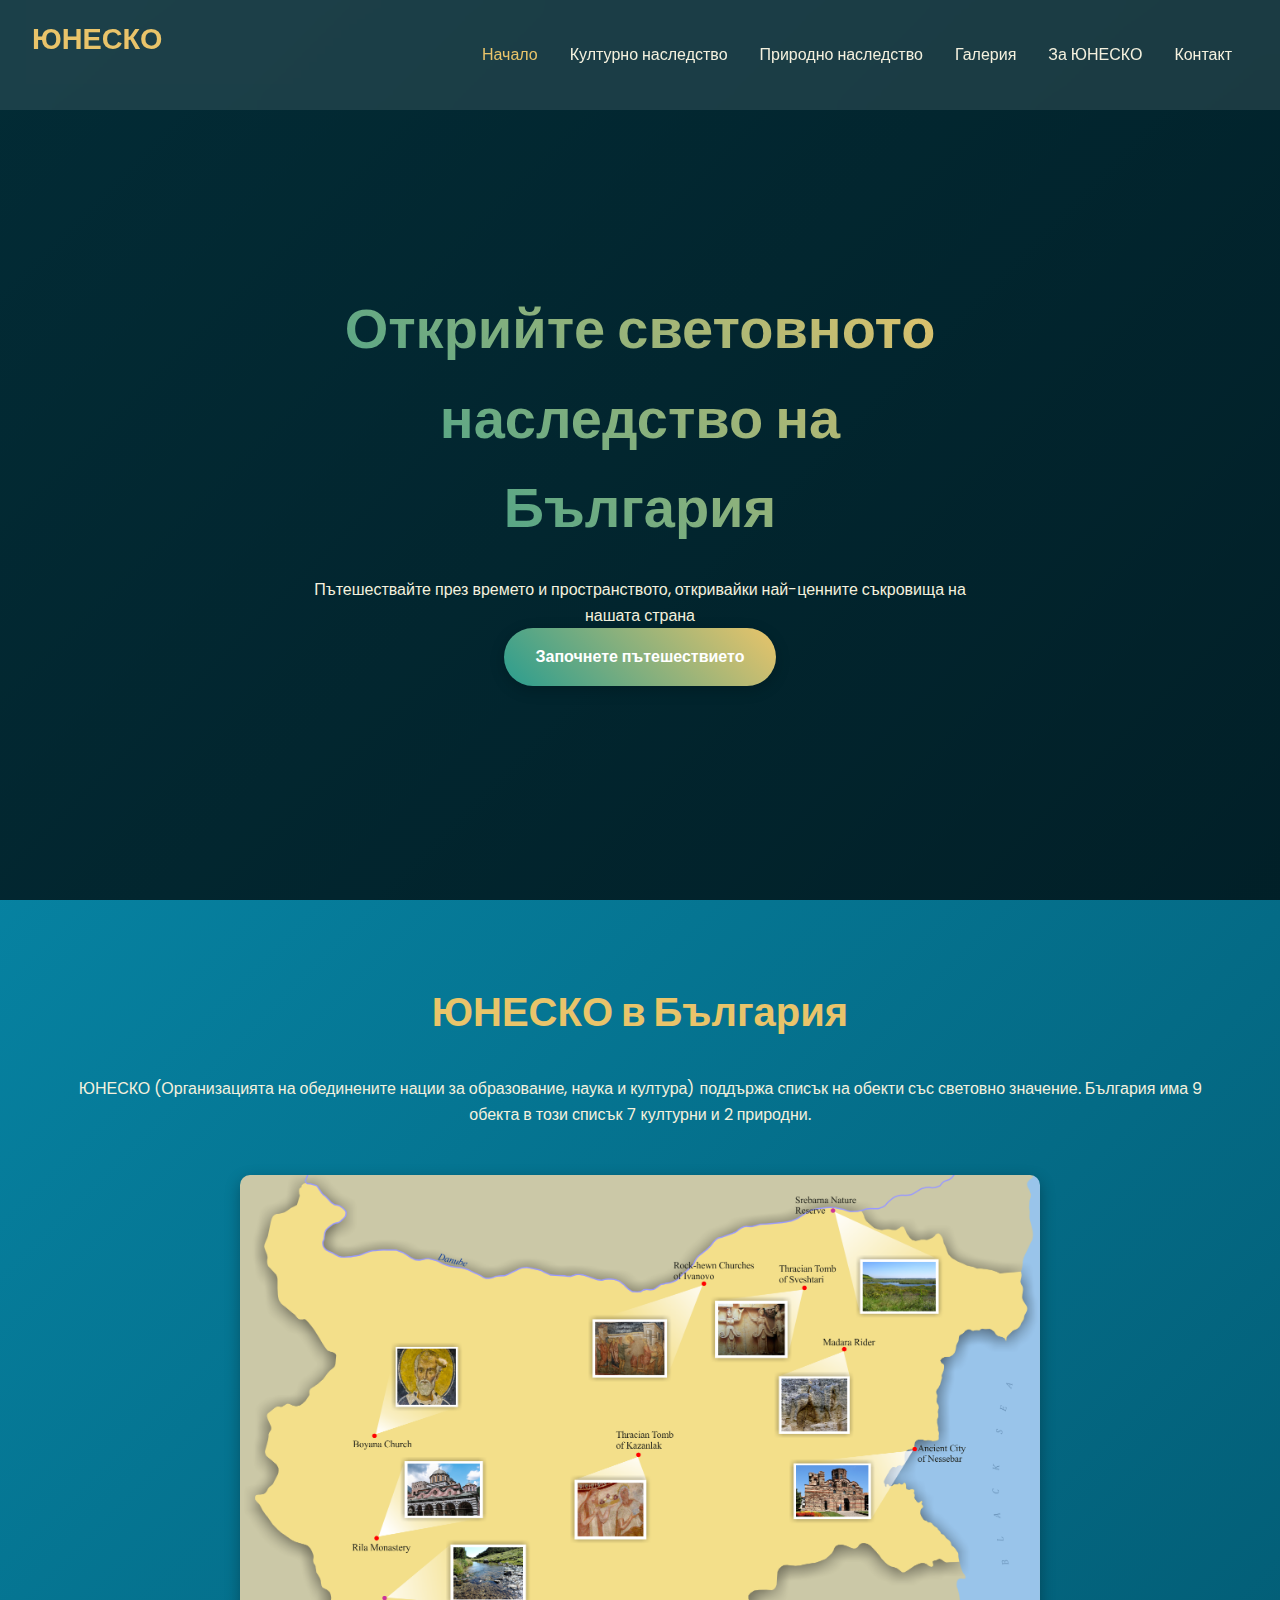
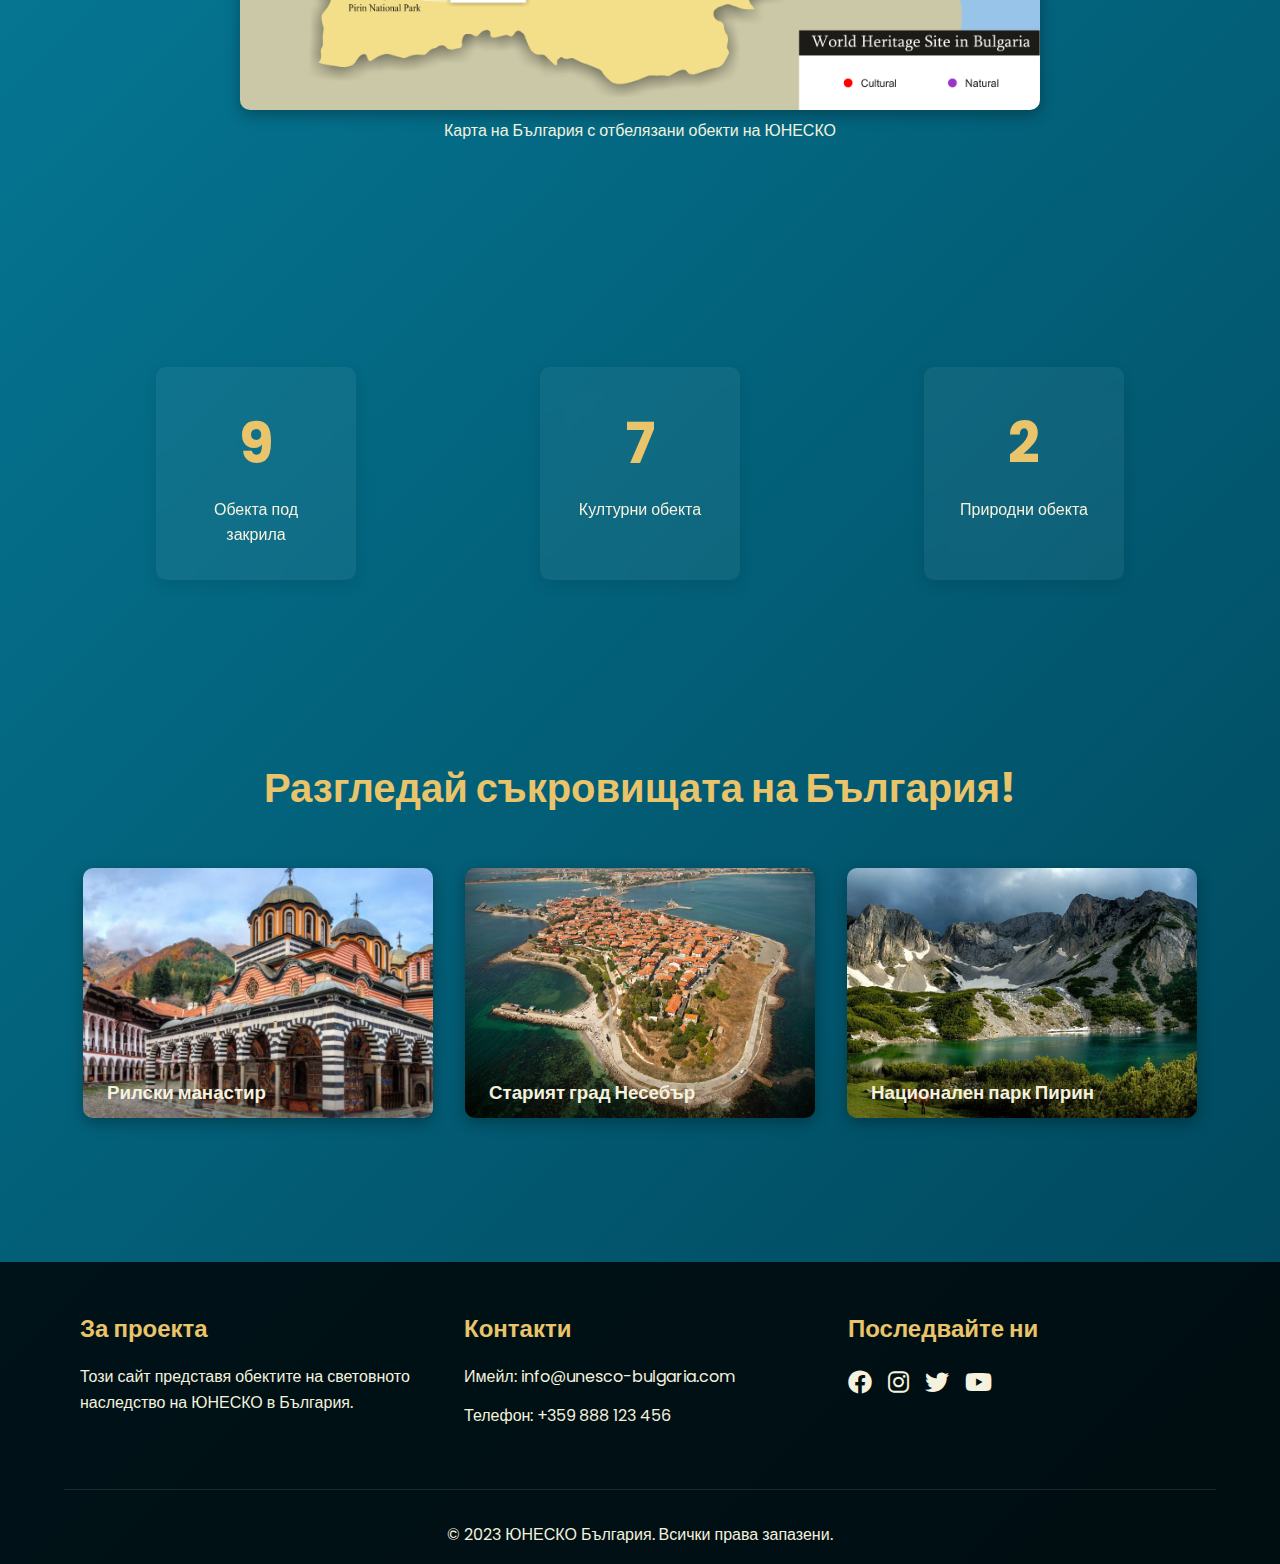
<file: index.html>
<!DOCTYPE html>
<html lang="bg">
<head>
    <meta charset="UTF-8">
    <meta name="viewport" content="width=device-width, initial-scale=1.0">
    <title>ЮНЕСКО България</title>
    <link rel="stylesheet" href="styles.css">
    <link href="https://fonts.googleapis.com/css2?family=Poppins:wght@300;400;500;600;700&display=swap" rel="stylesheet">
    <link rel="stylesheet" href="https://cdnjs.cloudflare.com/ajax/libs/font-awesome/6.0.0/css/all.min.css">
</head>
<body>
    <!-- Navigation first -->
    <nav class="glass-nav">
        <div class="logo">
            <h2>ЮНЕСКО</h2>
        </div>
        <ul class="nav-links">
            <li><a href="index.html" class="active">Начало</a></li>
            <li><a href="cultural-heritage.html">Културно наследство</a></li>
            <li><a href="natural-heritage.html">Природно наследство</a></li>
            <li><a href="gallery.html">Галерия</a></li>
            <li><a href="about-unesco.html">За ЮНЕСКО</a></li>
            <li><a href="contact.html">Контакт</a></li>
        </ul>
        <div class="burger">
            <div class="line1"></div>
            <div class="line2"></div>
            <div class="line3"></div>
        </div>
    </nav>

    <!-- Hero section after nav -->
    <div class="hero">
        <div class="hero-content">
            <h1>Открийте световното наследство на България</h1>
            <p>Пътешествайте през времето и пространството, откривайки най-ценните съкровища на нашата страна</p>
            <a href="cultural-heritage.html" class="cta-button">Започнете пътешествието</a>
        </div>
    </div>

    <section id="intro" class="section">
        <div class="container">
            <h2>ЮНЕСКО в България</h2>
            <p>ЮНЕСКО (Организацията на обединените нации за образование, наука и култура) поддържа списък на обекти със световно значение. България има 9 обекта в този списък 7 културни и 2 природни.</p>
            
            <div class="map-container">
                <img src="Images/Bulgaria_map.png" alt="Карта на България" class="map">
                <p>Карта на България с отбелязани обекти на ЮНЕСКО</p>
            </div>
        </div>
    </section>

    <section id="stats" class="section">
        <div class="container">
            <div class="stat-container">
                <div class="stat-item">
                    <span class="counter" data-target="9">9</span>
                    <p>Обекта под закрила</p>
                </div>
                <div class="stat-item">
                    <span class="counter" data-target="7">7</span>
                    <p>Културни обекта</p>
                </div>
                <div class="stat-item">
                    <span class="counter" data-target="2">2</span>
                    <p>Природни обекта</p>
                </div>
            </div>
        </div>
    </section>

    <section id="preview" class="section">
        <div class="container">
            <h2>Разгледай съкровищата на България!</h2>
            <div class="preview-cards">
                <div class="preview-card">
                    <img src="Images/rilski-manastir.webp" alt="Рилски манастир">
                    <div class="card-overlay">
                        <h3>Рилски манастир</h3>
                        <p>Най-големият манастир в България</p>
                        <a href="cultural-heritage.html" class="card-btn">Научи повече</a>
                    </div>
                </div>
                <div class="preview-card">
                    <img src="Images/Nesebar.jpg" alt="Несебър">
                    <div class="card-overlay">
                        <h3>Старият град Несебър</h3>
                        <p>Древен град с богата история</p>
                        <a href="cultural-heritage.html" class="card-btn">Научи повече</a>
                    </div>
                </div>
                <div class="preview-card">
                    <img src="Images/Pirin.jpg" alt="Пирин">
                    <div class="card-overlay">
                        <h3>Национален парк Пирин</h3>
                        <p>Впечатляваща природа и биоразнообразие</p>
                        <a href="natural-heritage.html" class="card-btn">Научи повече</a>
                    </div>
                </div>
            </div>
        </div>
    </section>

    <footer class="footer">
        <div class="container">
            <div class="footer-content">
                <div class="footer-section">
                    <h3>За проекта</h3>
                    <p>Този сайт представя обектите на световното наследство на ЮНЕСКО в България.</p>
                </div>
                <div class="footer-section">
                    <h3>Контакти</h3>
                    <p>Имейл: info@unesco-bulgaria.com</p>
                    <p>Телефон: +359 888 123 456</p>
                </div>
                <div class="footer-section">
                    <h3>Последвайте ни</h3>
                    <div class="social-icons">
                        <a href="#"><i class="fab fa-facebook"></i></a>
                        <a href="#"><i class="fab fa-instagram"></i></a>
                        <a href="#"><i class="fab fa-twitter"></i></a>
                        <a href="#"><i class="fab fa-youtube"></i></a>
                    </div>
                </div>
            </div>
            <div class="footer-bottom">
                <p>&copy; 2023 ЮНЕСКО България. Всички права запазени.</p>
            </div>
        </div>
    </footer>

    <script src="script.js"></script>
    <script>
        document.addEventListener('DOMContentLoaded', function() {
            // Burger menu functionality
            const burger = document.querySelector('.burger');
            const nav = document.querySelector('.nav-links');
            const navLinks = document.querySelectorAll('.nav-links li');

            burger.addEventListener('click', () => {
                // Toggle Nav
                nav.classList.toggle('nav-active');
                
                // Toggle Burger Animation
                burger.classList.toggle('toggle');
                
                // Animate Links
                navLinks.forEach((link, index) => {
                    if (link.style.animation) {
                        link.style.animation = '';
                    } else {
                        link.style.animation = `navLinkFade 0.5s ease forwards ${index / 7 + 0.3}s`;
                    }
                });
            });
        });
    </script>
</body>
</html>
</file>
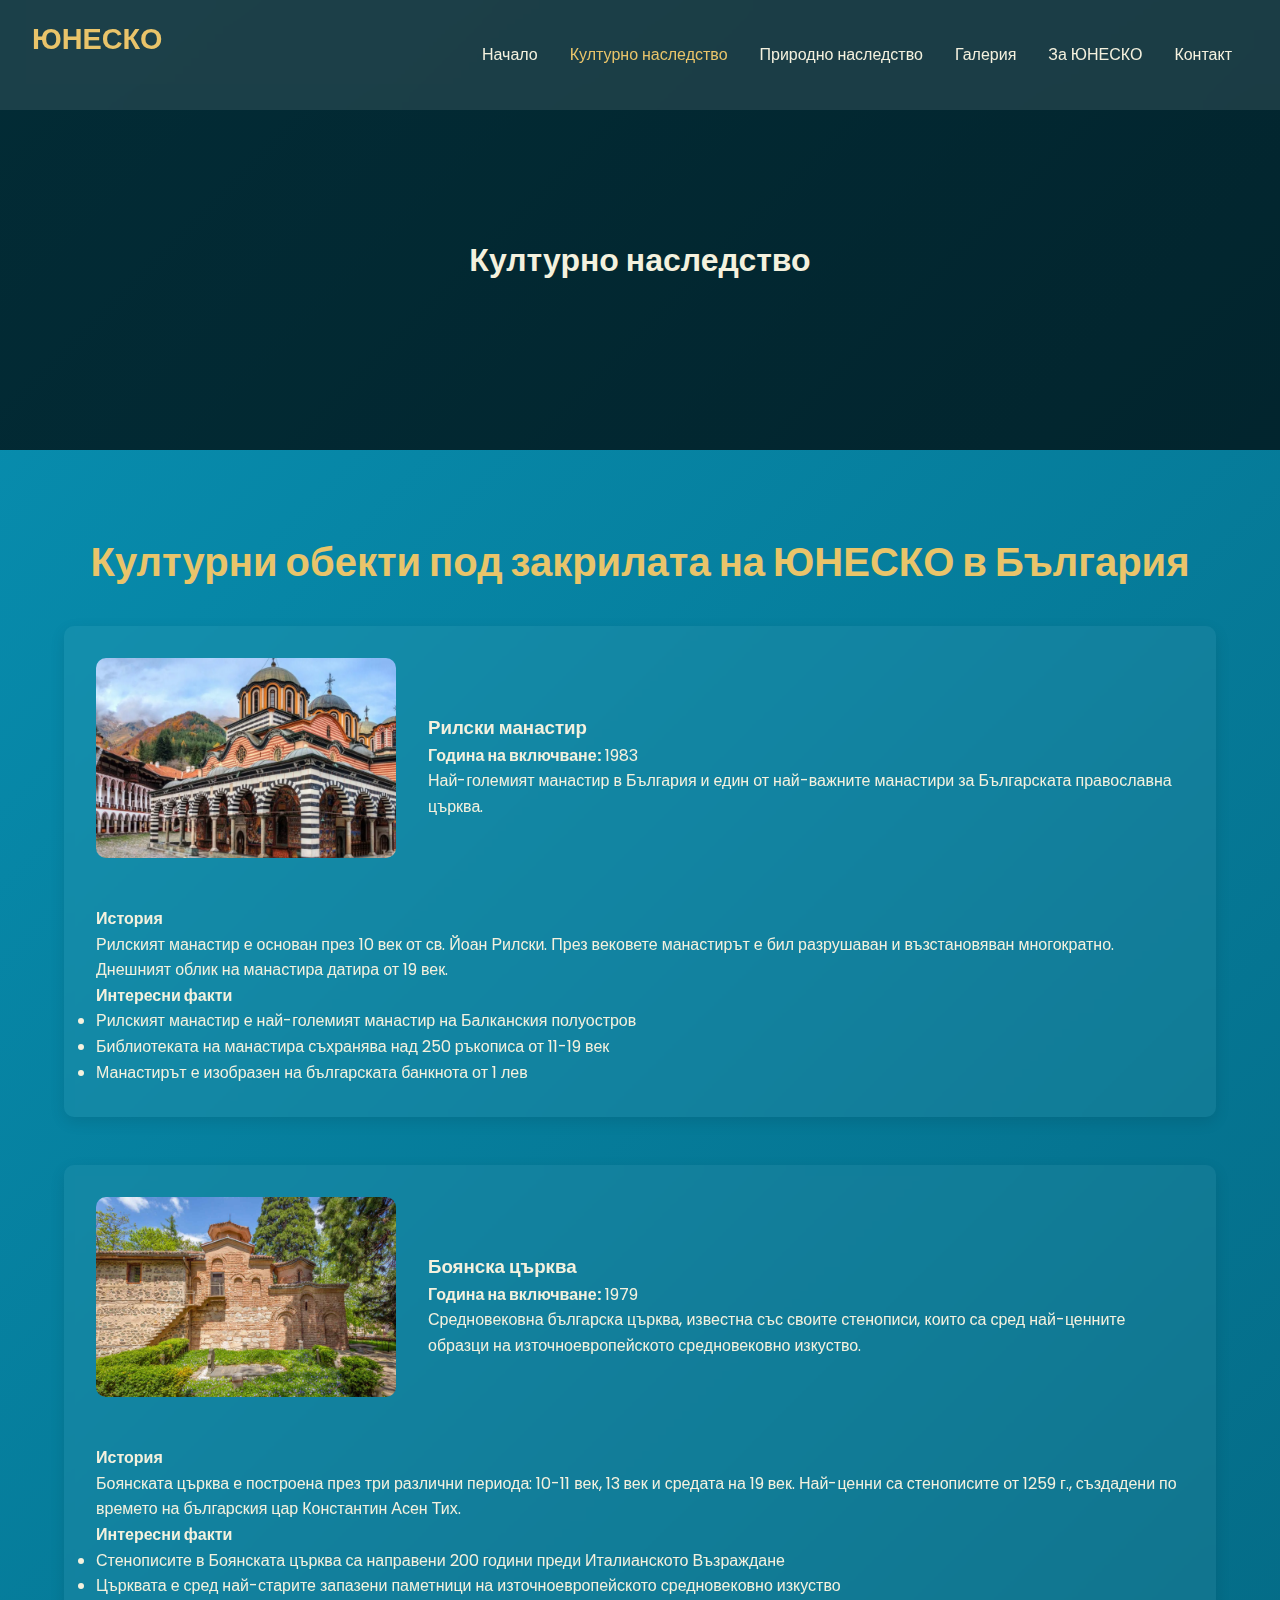
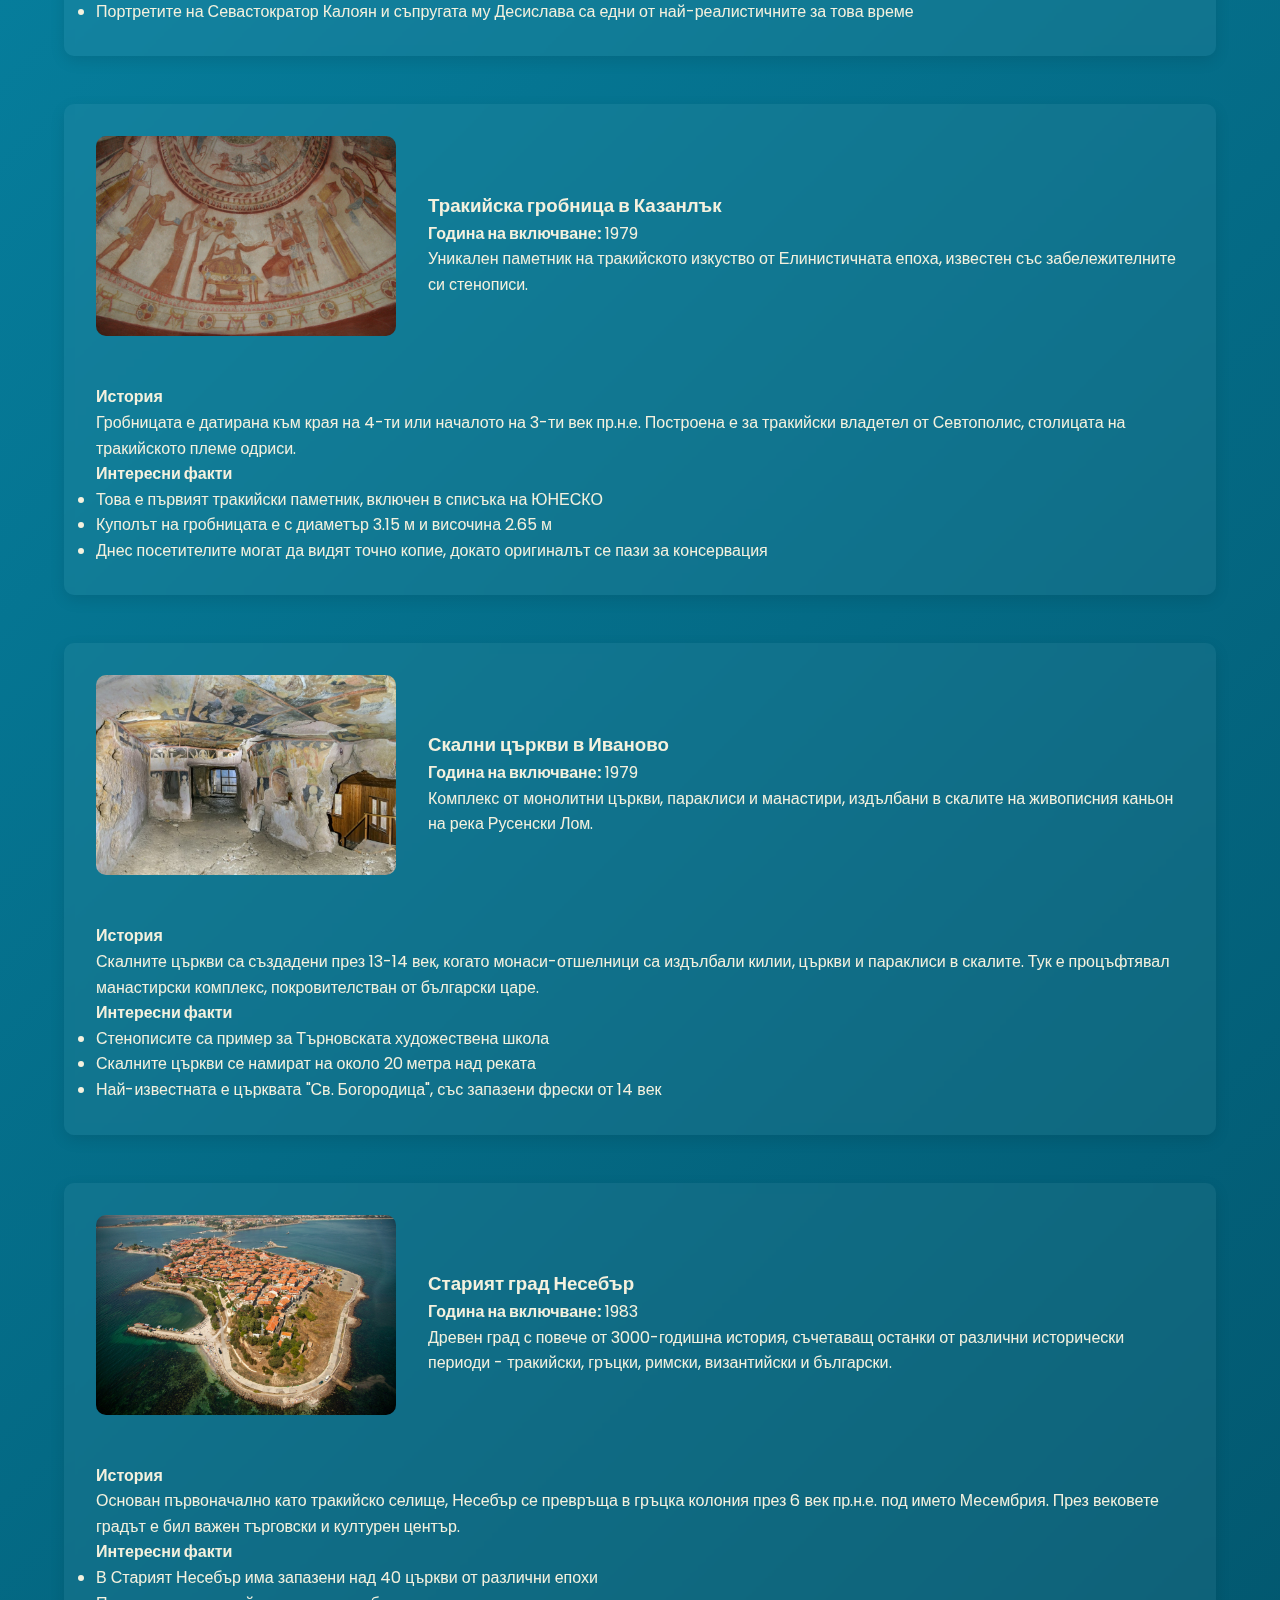
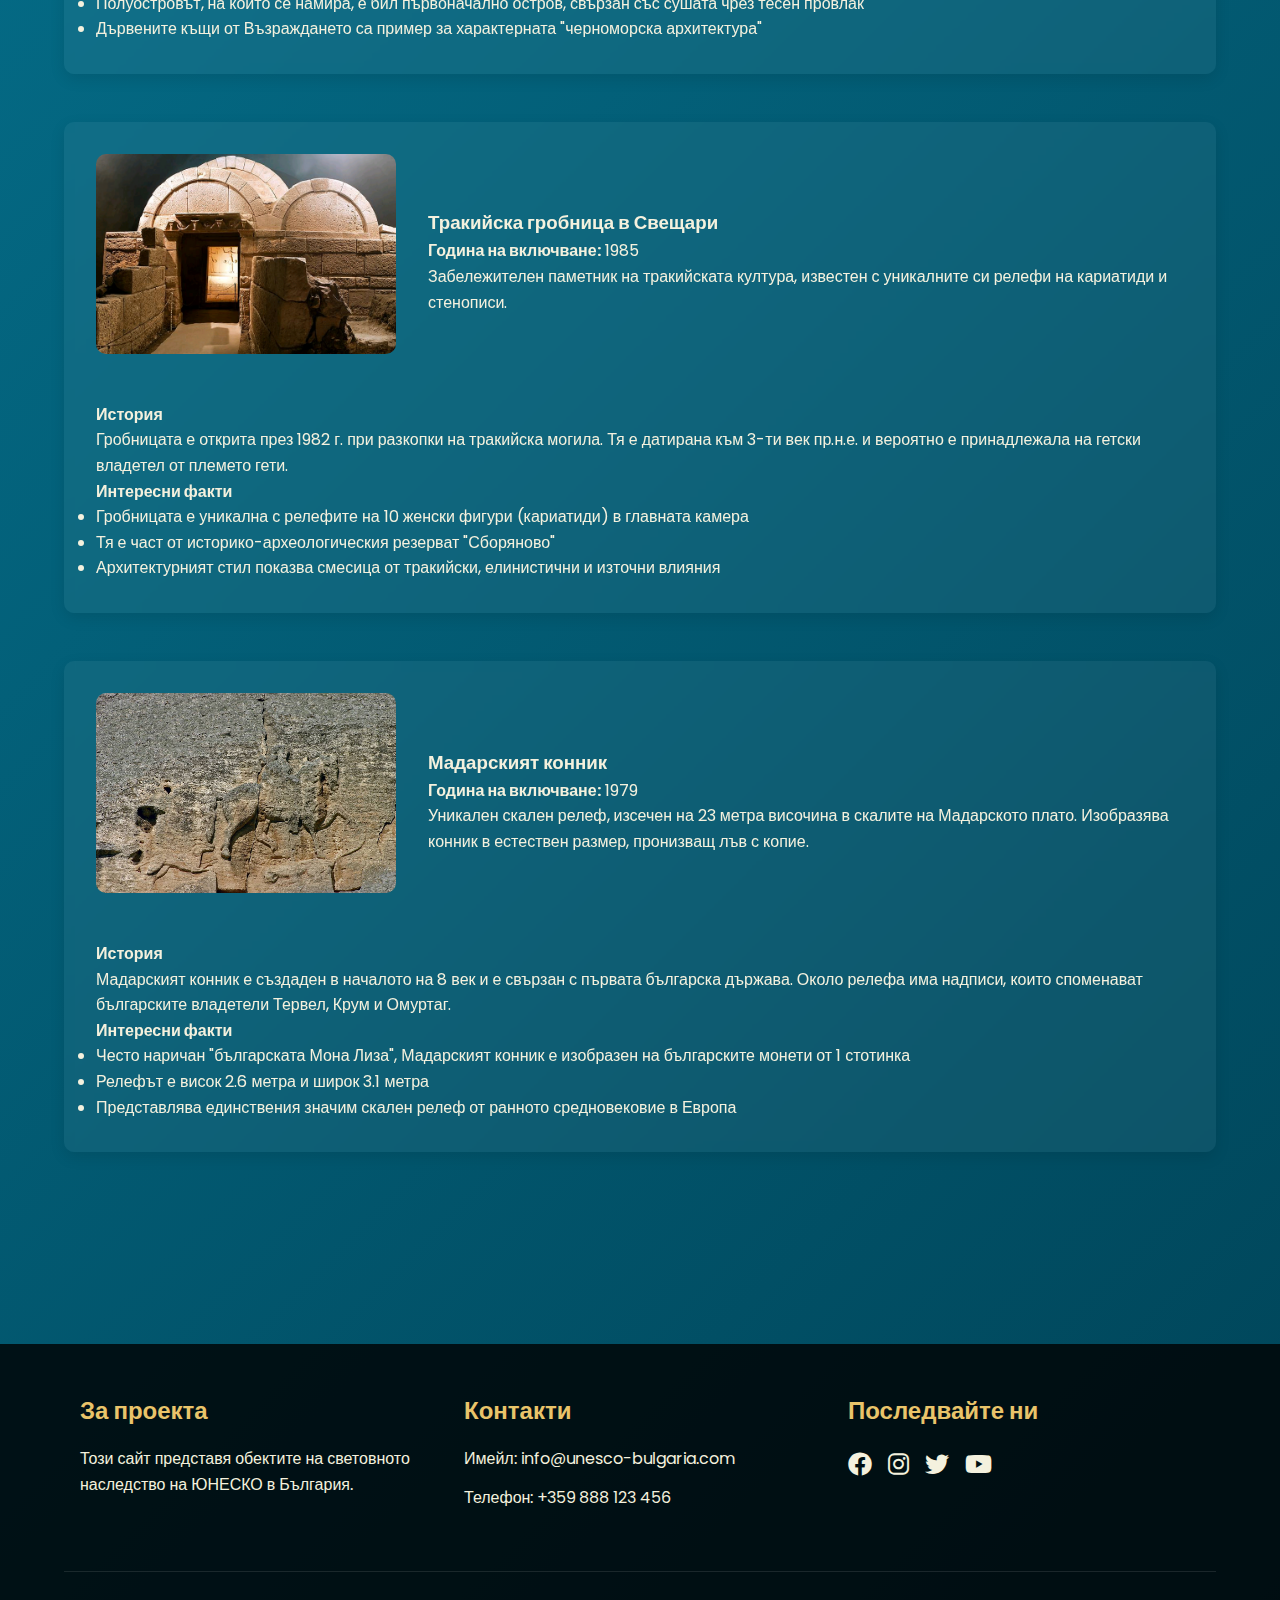
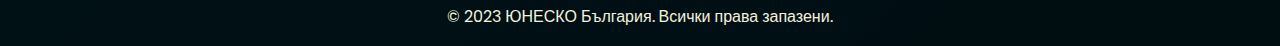
<file: cultural-heritage.html>
<!DOCTYPE html>
<html lang="bg">
<head>
    <meta charset="UTF-8">
    <meta name="viewport" content="width=device-width, initial-scale=1.0">
    <title>Културно наследство - ЮНЕСКО България</title>
    <link rel="stylesheet" href="styles.css">
    <link href="https://fonts.googleapis.com/css2?family=Poppins:wght@300;400;500;600;700&display=swap" rel="stylesheet">
    <link rel="stylesheet" href="https://cdnjs.cloudflare.com/ajax/libs/font-awesome/6.0.0/css/all.min.css">
    <style>
        /* Page specific styles */
        .page-banner {
            height: 50vh;
            background: linear-gradient(rgba(0,0,0,0.7), rgba(0,0,0,0.7)),
                        url('https://upload.wikimedia.org/wikipedia/commons/thumb/f/f2/Rila_Monastery_2.JPG/1200px-Rila_Monastery_2.JPG') no-repeat center center/cover;
            display: flex;
            align-items: center;
            justify-content: center;
            text-align: center;
            padding-top: 70px;
        }
        .site-container {
            background: rgba(255, 255, 255, 0.05);
            backdrop-filter: blur(5px);
            border-radius: 10px;
            padding: 2rem;
            margin-bottom: 3rem;
            box-shadow: 0 5px 15px rgba(0, 0, 0, 0.1);
        }
        
        .site-header {
            display: flex;
            align-items: center;
            margin-bottom: 2rem;
            flex-wrap: wrap;
        }
        
        .site-image {
            flex: 0 0 300px;
            height: 200px;
            margin-right: 2rem;
            margin-bottom: 1rem;
            border-radius: 10px;
            overflow: hidden;
        }
        
        .site-image img {
            width: 100%;
            height: 100%;
            object-fit: cover;
        }
        
        .site-info {
            flex: 1;
            min-width: 300px;
        }
    </style>
</head>
<body>
    <nav class="glass-nav">
        <div class="logo">
            <h2>ЮНЕСКО</h2>
        </div>
        <ul class="nav-links">
            <li><a href="index.html">Начало</a></li>
            <li><a href="cultural-heritage.html" class="active">Културно наследство</a></li>
            <li><a href="natural-heritage.html">Природно наследство</a></li>
            <li><a href="gallery.html">Галерия</a></li>
            <li><a href="about-unesco.html">За ЮНЕСКО</a></li>
            <li><a href="contact.html">Контакт</a></li>
        </ul>
        <div class="burger">
            <div class="line1"></div>
            <div class="line2"></div>
            <div class="line3"></div>
        </div>
    </nav>

    <div class="page-banner">
        <h1>Културно наследство</h1>
    </div>

    <div class="container section">
        <h2>Културни обекти под закрилата на ЮНЕСКО в България</h2>
        
        <div class="site-container">
            <div class="site-header">
                <div class="site-image">
                    <img src="Images/rilski-manastir.webp" alt="Рилски манастир">
                </div>
                <div class="site-info">
                    <h3>Рилски манастир</h3>
                    <p><strong>Година на включване:</strong> 1983</p>
                    <p>Най-големият манастир в България и един от най-важните манастири за Българската православна църква.</p>
                </div>
            </div>
            <div>
                <h4>История</h4>
                <p>Рилският манастир е основан през 10 век от св. Йоан Рилски. През вековете манастирът е бил разрушаван и възстановяван многократно. Днешният облик на манастира датира от 19 век.</p>
                
                <h4>Интересни факти</h4>
                <ul>
                    <li>Рилският манастир е най-големият манастир на Балканския полуостров</li>
                    <li>Библиотеката на манастира съхранява над 250 ръкописа от 11-19 век</li>
                    <li>Манастирът е изобразен на българската банкнота от 1 лев</li>
                </ul>
            </div>
        </div>
        
        <div class="site-container">
            <div class="site-header">
                <div class="site-image">
                    <img src="Images/BoyanaChurch.jpg" alt="Боянска църква">
                </div>
                <div class="site-info">
                    <h3>Боянска църква</h3>
                    <p><strong>Година на включване:</strong> 1979</p>
                    <p>Средновековна българска църква, известна със своите стенописи, които са сред най-ценните образци на източноевропейското средновековно изкуство.</p>
                </div>
            </div>
            <div>
                <h4>История</h4>
                <p>Боянската църква е построена през три различни периода: 10-11 век, 13 век и средата на 19 век. Най-ценни са стенописите от 1259 г., създадени по времето на българския цар Константин Асен Тих.</p>
                
                <h4>Интересни факти</h4>
                <ul>
                    <li>Стенописите в Боянската църква са направени 200 години преди Италианското Възраждане</li>
                    <li>Църквата е сред най-старите запазени паметници на източноевропейското средновековно изкуство</li>
                    <li>Портретите на Севастократор Калоян и съпругата му Десислава са едни от най-реалистичните за това време</li>
                </ul>
            </div>
        </div>
        
        <div class="site-container">
            <div class="site-header">
                <div class="site-image">
                    <img src="Images/trakiiska-grobnitsa.jpg" alt="Тракийска гробница в Казанлък">
                </div>
                <div class="site-info">
                    <h3>Тракийска гробница в Казанлък</h3>
                    <p><strong>Година на включване:</strong> 1979</p>
                    <p>Уникален паметник на тракийското изкуство от Елинистичната епоха, известен със забележителните си стенописи.</p>
                </div>
            </div>
            <div>
                <h4>История</h4>
                <p>Гробницата е датирана към края на 4-ти или началото на 3-ти век пр.н.е. Построена е за тракийски владетел от Севтополис, столицата на тракийското племе одриси.</p>
                
                <h4>Интересни факти</h4>
                <ul>
                    <li>Това е първият тракийски паметник, включен в списъка на ЮНЕСКО</li>
                    <li>Куполът на гробницата е с диаметър 3.15 м и височина 2.65 м</li>
                    <li>Днес посетителите могат да видят точно копие, докато оригиналът се пази за консервация</li>
                </ul>
            </div>
        </div>
        
        <div class="site-container">
            <div class="site-header">
                <div class="site-image">
                    <img src="Images/ivanovo.jpg" alt="Скални църкви в Иваново">
                </div>
                <div class="site-info">
                    <h3>Скални църкви в Иваново</h3>
                    <p><strong>Година на включване:</strong> 1979</p>
                    <p>Комплекс от монолитни църкви, параклиси и манастири, издълбани в скалите на живописния каньон на река Русенски Лом.</p>
                </div>
            </div>
            <div>
                <h4>История</h4>
                <p>Скалните църкви са създадени през 13-14 век, когато монаси-отшелници са издълбали килии, църкви и параклиси в скалите. Тук е процъфтявал манастирски комплекс, покровителстван от български царе.</p>
                
                <h4>Интересни факти</h4>
                <ul>
                    <li>Стенописите са пример за Търновската художествена школа</li>
                    <li>Скалните църкви се намират на около 20 метра над реката</li>
                    <li>Най-известната е църквата "Св. Богородица", със запазени фрески от 14 век</li>
                </ul>
            </div>
        </div>
        
        <div class="site-container">
            <div class="site-header">
                <div class="site-image">
                    <img src="Images/Nesebar.jpg" alt="Старият град Несебър">
                </div>
                <div class="site-info">
                    <h3>Старият град Несебър</h3>
                    <p><strong>Година на включване:</strong> 1983</p>
                    <p>Древен град с повече от 3000-годишна история, съчетаващ останки от различни исторически периоди - тракийски, гръцки, римски, византийски и български.</p>
                </div>
            </div>
            <div>
                <h4>История</h4>
                <p>Основан първоначално като тракийско селище, Несебър се превръща в гръцка колония през 6 век пр.н.е. под името Месембрия. През вековете градът е бил важен търговски и културен център.</p>
                
                <h4>Интересни факти</h4>
                <ul>
                    <li>В Старият Несебър има запазени над 40 църкви от различни епохи</li>
                    <li>Полуостровът, на който се намира, е бил първоначално остров, свързан със сушата чрез тесен провлак</li>
                    <li>Дървените къщи от Възраждането са пример за характерната "черноморска архитектура"</li>
                </ul>
            </div>
        </div>
        
        <div class="site-container">
            <div class="site-header">
                <div class="site-image">
                    <img src="Images/sveshtari.jpg" alt="Тракийска гробница в Свещари">
                </div>
                <div class="site-info">
                    <h3>Тракийска гробница в Свещари</h3>
                    <p><strong>Година на включване:</strong> 1985</p>
                    <p>Забележителен паметник на тракийската култура, известен с уникалните си релефи на кариатиди и стенописи.</p>
                </div>
            </div>
            <div>
                <h4>История</h4>
                <p>Гробницата е открита през 1982 г. при разкопки на тракийска могила. Тя е датирана към 3-ти век пр.н.е. и вероятно е принадлежала на гетски владетел от племето гети.</p>
                
                <h4>Интересни факти</h4>
                <ul>
                    <li>Гробницата е уникална с релефите на 10 женски фигури (кариатиди) в главната камера</li>
                    <li>Тя е част от историко-археологическия резерват "Сборяново"</li>
                    <li>Архитектурният стил показва смесица от тракийски, елинистични и източни влияния</li>
                </ul>
            </div>
        </div>
        
        <div class="site-container">
            <div class="site-header">
                <div class="site-image">
                    <img src="Images/madara-horseman.jpg" alt="Мадарският конник">
                </div>
                <div class="site-info">
                    <h3>Мадарският конник</h3>
                    <p><strong>Година на включване:</strong> 1979</p>
                    <p>Уникален скален релеф, изсечен на 23 метра височина в скалите на Мадарското плато. Изобразява конник в естествен размер, пронизващ лъв с копие.</p>
                </div>
            </div>
            <div>
                <h4>История</h4>
                <p>Мадарският конник е създаден в началото на 8 век и е свързан с първата българска държава. Около релефа има надписи, които споменават българските владетели Тервел, Крум и Омуртаг.</p>
                
                <h4>Интересни факти</h4>
                <ul>
                    <li>Често наричан "българската Мона Лиза", Мадарският конник е изобразен на българските монети от 1 стотинка</li>
                    <li>Релефът е висок 2.6 метра и широк 3.1 метра</li>
                    <li>Представлява единствения значим скален релеф от ранното средновековие в Европа</li>
                </ul>
            </div>
        </div>
        
        <!-- Add other cultural sites here -->
    </div>

    <footer class="footer">
        <div class="container">
            <div class="footer-content">
                <div class="footer-section">
                    <h3>За проекта</h3>
                    <p>Този сайт представя обектите на световното наследство на ЮНЕСКО в България.</p>
                </div>
                <div class="footer-section">
                    <h3>Контакти</h3>
                    <p>Имейл: info@unesco-bulgaria.com</p>
                    <p>Телефон: +359 888 123 456</p>
                </div>
                <div class="footer-section">
                    <h3>Последвайте ни</h3>
                    <div class="social-icons">
                        <a href="#"><i class="fab fa-facebook"></i></a>
                        <a href="#"><i class="fab fa-instagram"></i></a>
                        <a href="#"><i class="fab fa-twitter"></i></a>
                        <a href="#"><i class="fab fa-youtube"></i></a>
                    </div>
                </div>
            </div>
            <div class="footer-bottom">
                <p>&copy; 2023 ЮНЕСКО България. Всички права запазени.</p>
            </div>
        </div>
    </footer>

    <script src="script.js"></script>
    <script>
        document.addEventListener('DOMContentLoaded', function() {
            // Burger menu functionality
            const burger = document.querySelector('.burger');
            const nav = document.querySelector('.nav-links');
            const navLinks = document.querySelectorAll('.nav-links li');

            burger.addEventListener('click', () => {
                // Toggle Nav
                nav.classList.toggle('nav-active');
                
                // Toggle Burger Animation
                burger.classList.toggle('toggle');
                
                // Animate Links
                navLinks.forEach((link, index) => {
                    if (link.style.animation) {
                        link.style.animation = '';
                    } else {
                        link.style.animation = `navLinkFade 0.5s ease forwards ${index / 7 + 0.3}s`;
                    }
                });
            });
        });
    </script>
</body>
</html>
</file>
<file: styles.css>
:root {
    --primary-color: #2a9d8f;
    --secondary-color: #e9c46a;
    --dark-color: #264653;
    --light-color: #f4f1de;
    --accent-color: #e76f51;
    --background-gradient: linear-gradient(135deg, #0891b3 0%, #004458 100%);
}

* {
    margin: 0;
    padding: 0;
    box-sizing: border-box;
}

body {
    font-family: 'Poppins', sans-serif;
    background: var(--background-gradient);
    color: var(--light-color);
    line-height: 1.6;
}

.container {
    width: 90%;
    max-width: 1200px;
    margin: 0 auto;
}

/* Navigation */
.glass-nav {
    position: fixed;
    top: 0;
    left: 0;
    width: 100%;
    padding: 1rem 2rem;
    background: rgba(255, 255, 255, 0.1);
    backdrop-filter: blur(10px);
    display: flex;
    justify-content: space-between;
    align-items: center;
    z-index: 1000;
}

.logo h2 {
    color: var(--secondary-color);
    font-weight: 600;
    font-size: 1.8rem;
}

.nav-links {
    display: flex;
    list-style: none;
    margin: 0;
    padding: 0;
}

.nav-links li {
    margin: 0 1rem;
}

.nav-links a {
    color: var(--light-color);
    text-decoration: none;
    font-weight: 500;
    transition: color 0.3s ease;
}

.nav-links a:hover,
.nav-links a.active {
    color: var(--secondary-color);
}

.burger {
    display: none;
    cursor: pointer;
    z-index: 1001;
    padding: 5px;
    background: transparent;
    border: none;
    outline: none;
}

.burger div {
    width: 25px;
    height: 3px;
    background-color: var(--secondary-color);
    margin: 5px;
    transition: all 0.3s ease;
}

/* Hero Section */
.hero {
    padding-top: 70px;
    min-height: 100vh;
    background: linear-gradient(rgba(0,0,0,0.7), rgba(0,0,0,0.7)),
                url('https://upload.wikimedia.org/wikipedia/commons/thumb/6/62/View_of_Rila_Monastery.JPG/1200px-View_of_Rila_Monastery.JPG') no-repeat center center/cover;
    position: relative;
    display: flex;
    align-items: center;
    justify-content: center;
    text-align: center;
}

.hero-content {
    max-width: 700px;
    padding: 0 20px;
}

.hero-content h1 {
    font-size: 3.5rem;
    margin-bottom: 1.5rem;
    background: linear-gradient(45deg, var(--primary-color), var(--secondary-color));
    -webkit-background-clip: text;
    -webkit-text-fill-color: transparent;
    background-clip: text;
}

.subtitle {
    font-size: 1.2rem;
    margin-bottom: 2rem;
    line-height: 1.5;
}

.cta-button {
    display: inline-block;
    padding: 1rem 2rem;
    background: linear-gradient(45deg, var(--primary-color), var(--secondary-color));
    border-radius: 30px;
    color: white;
    text-decoration: none;
    font-weight: 600;
    transition: transform 0.3s ease, box-shadow 0.3s ease;
    box-shadow: 0 4px 15px rgba(0, 0, 0, 0.2);
}

.cta-button:hover {
    transform: translateY(-3px);
    box-shadow: 0 8px 20px rgba(0, 0, 0, 0.3);
}

/* Sections */
.section {
    padding: 5rem 0;
}

#intro {
    text-align: center;
}

h2 {
    font-size: 2.5rem;
    margin-bottom: 2rem;
    color: var(--secondary-color);
    text-align: center;
}

.map-container {
    margin-top: 3rem;
}

.map {
    width: 100%;
    max-width: 800px;
    border-radius: 10px;
    box-shadow: 0 5px 15px rgba(0, 0, 0, 0.3);
}

/* Stats */
.stat-container {
    display: flex;
    justify-content: space-around;
    flex-wrap: wrap;
    margin-top: 3rem;
}

.stat-item {
    text-align: center;
    padding: 2rem;
    background: rgba(255, 255, 255, 0.05);
    backdrop-filter: blur(10px);
    border-radius: 10px;
    width: 200px;
    margin: 1rem;
    box-shadow: 0 5px 15px rgba(0, 0, 0, 0.1);
    transition: transform 0.3s ease, box-shadow 0.3s ease;
}

.stat-item:hover {
    transform: translateY(-5px);
    box-shadow: 0 8px 20px rgba(0, 0, 0, 0.2);
}

.counter {
    font-size: 3.5rem;
    font-weight: 700;
    color: var(--secondary-color);
    display: block;
    margin-bottom: 0.5rem;
}

/* Preview Cards */
.preview-cards {
    display: flex;
    flex-wrap: wrap;
    gap: 2rem;
    justify-content: center;
    margin-top: 3rem;
}

.preview-card {
    position: relative;
    width: 350px;
    height: 250px;
    overflow: hidden;
    border-radius: 10px;
    box-shadow: 0 5px 15px rgba(0, 0, 0, 0.3);
    transition: transform 0.3s ease;
}

.preview-card img {
    width: 100%;
    height: 100%;
    object-fit: cover;
    transition: transform 0.5s ease;
}

.card-overlay {
    position: absolute;
    bottom: 0;
    left: 0;
    right: 0;
    background: linear-gradient(transparent, rgba(0,0,0,0.8));
    padding: 1.5rem;
    transform: translateY(100px);
    transition: transform 0.5s ease;
}

.preview-card:hover img {
    transform: scale(1.1);
}

.preview-card:hover .card-overlay {
    transform: translateY(0);
}

.card-overlay h3 {
    color: var(--light-color);
    margin-bottom: 0.5rem;
}

.card-overlay p {
    margin-bottom: 1rem;
    font-size: 0.9rem;
}

.card-btn {
    display: inline-block;
    padding: 0.5rem 1rem;
    background: var(--secondary-color);
    color: var(--dark-color);
    text-decoration: none;
    border-radius: 20px;
    font-size: 0.9rem;
    font-weight: 500;
}

/* Footer */
.footer {
    background: rgba(0,0,0,0.8);
    padding: 3rem 0 1rem;
    margin-top: 4rem;
}

.footer-content {
    display: flex;
    flex-wrap: wrap;
    justify-content: space-between;
}

.footer-section {
    flex: 1;
    min-width: 250px;
    margin-bottom: 2rem;
    padding: 0 1rem;
}

.footer-section h3 {
    color: var(--secondary-color);
    margin-bottom: 1rem;
    font-size: 1.5rem;
}

.footer-section p {
    margin-bottom: 0.8rem;
}

.social-icons {
    display: flex;
    gap: 1rem;
    margin-top: 1rem;
}

.social-icons a {
    color: var(--light-color);
    font-size: 1.5rem;
    transition: color 0.3s ease;
}

.social-icons a:hover {
    color: var(--secondary-color);
}

.footer-bottom {
    text-align: center;
    padding-top: 2rem;
    border-top: 1px solid rgba(255,255,255,0.1);
    margin-top: 1rem;
}

/* Responsive Design */
@media screen and (max-width: 768px) {
    .nav-links {
        position: fixed;
        right: -100%;
        top: 0;
        height: 100vh;
        background: rgba(0, 0, 0, 0.95);
        backdrop-filter: blur(10px);
        flex-direction: column;
        align-items: center;
        justify-content: center;
        width: 100%;
        transition: right 0.3s ease;
        z-index: 999;
    }

    .burger {
        display: block;
        position: relative;
        margin-right: 15px;
    }

    .nav-links.nav-active {
        right: 0;
    }

    .nav-links li {
        opacity: 0;
        margin: 2rem 0;
    }

    .nav-links a {
        font-size: 1.2rem;
    }

    .toggle .line1 {
        transform: rotate(-45deg) translate(-5px, 6px);
        background-color: var(--accent-color);
    }

    .toggle .line2 {
        opacity: 0;
    }

    .toggle .line3 {
        transform: rotate(45deg) translate(-5px, -6px);
        background-color: var(--accent-color);
    }

    .nav-active li {
        opacity: 1;
    }

    .preview-card {
        width: 100%;
    }
    
    .hero-content h1 {
        font-size: 2.5rem;
    }
}

@media screen and (max-width: 480px) {
    .counter {
        font-size: 2.5rem;
    }
    
    .stat-item {
        width: 100%;
    }
    
    .hero-content h1 {
        font-size: 2rem;
    }
    
    h2 {
        font-size: 1.8rem;
    }
}

/* Animation Classes */
.toggle .line1 {
    transform: rotate(-45deg) translate(-5px, 6px);
}

.toggle .line2 {
    opacity: 0;
}

.toggle .line3 {
    transform: rotate(45deg) translate(-5px, -6px);
}

@keyframes navLinkFade {
    from {
        opacity: 0;
        transform: translateX(50px);
    }
    to {
        opacity: 1;
        transform: translateX(0);
    }
}
</file>
